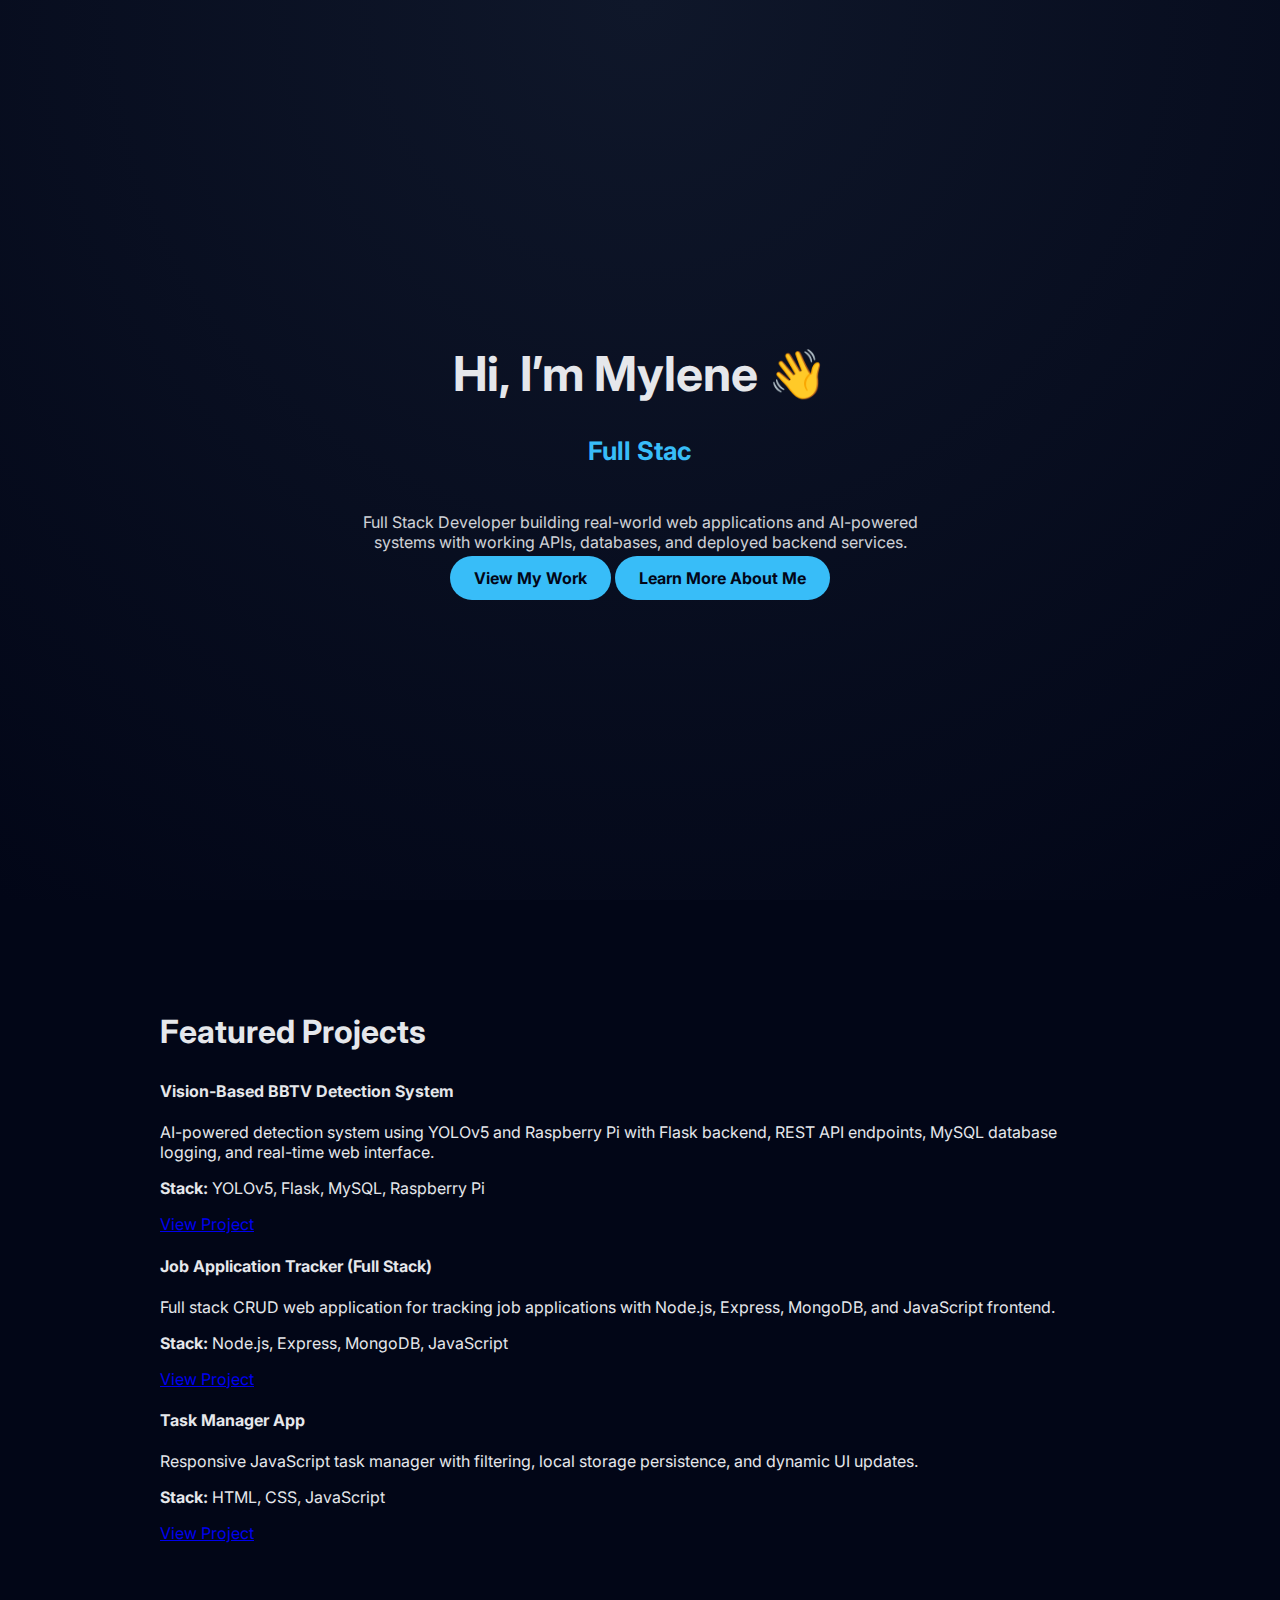
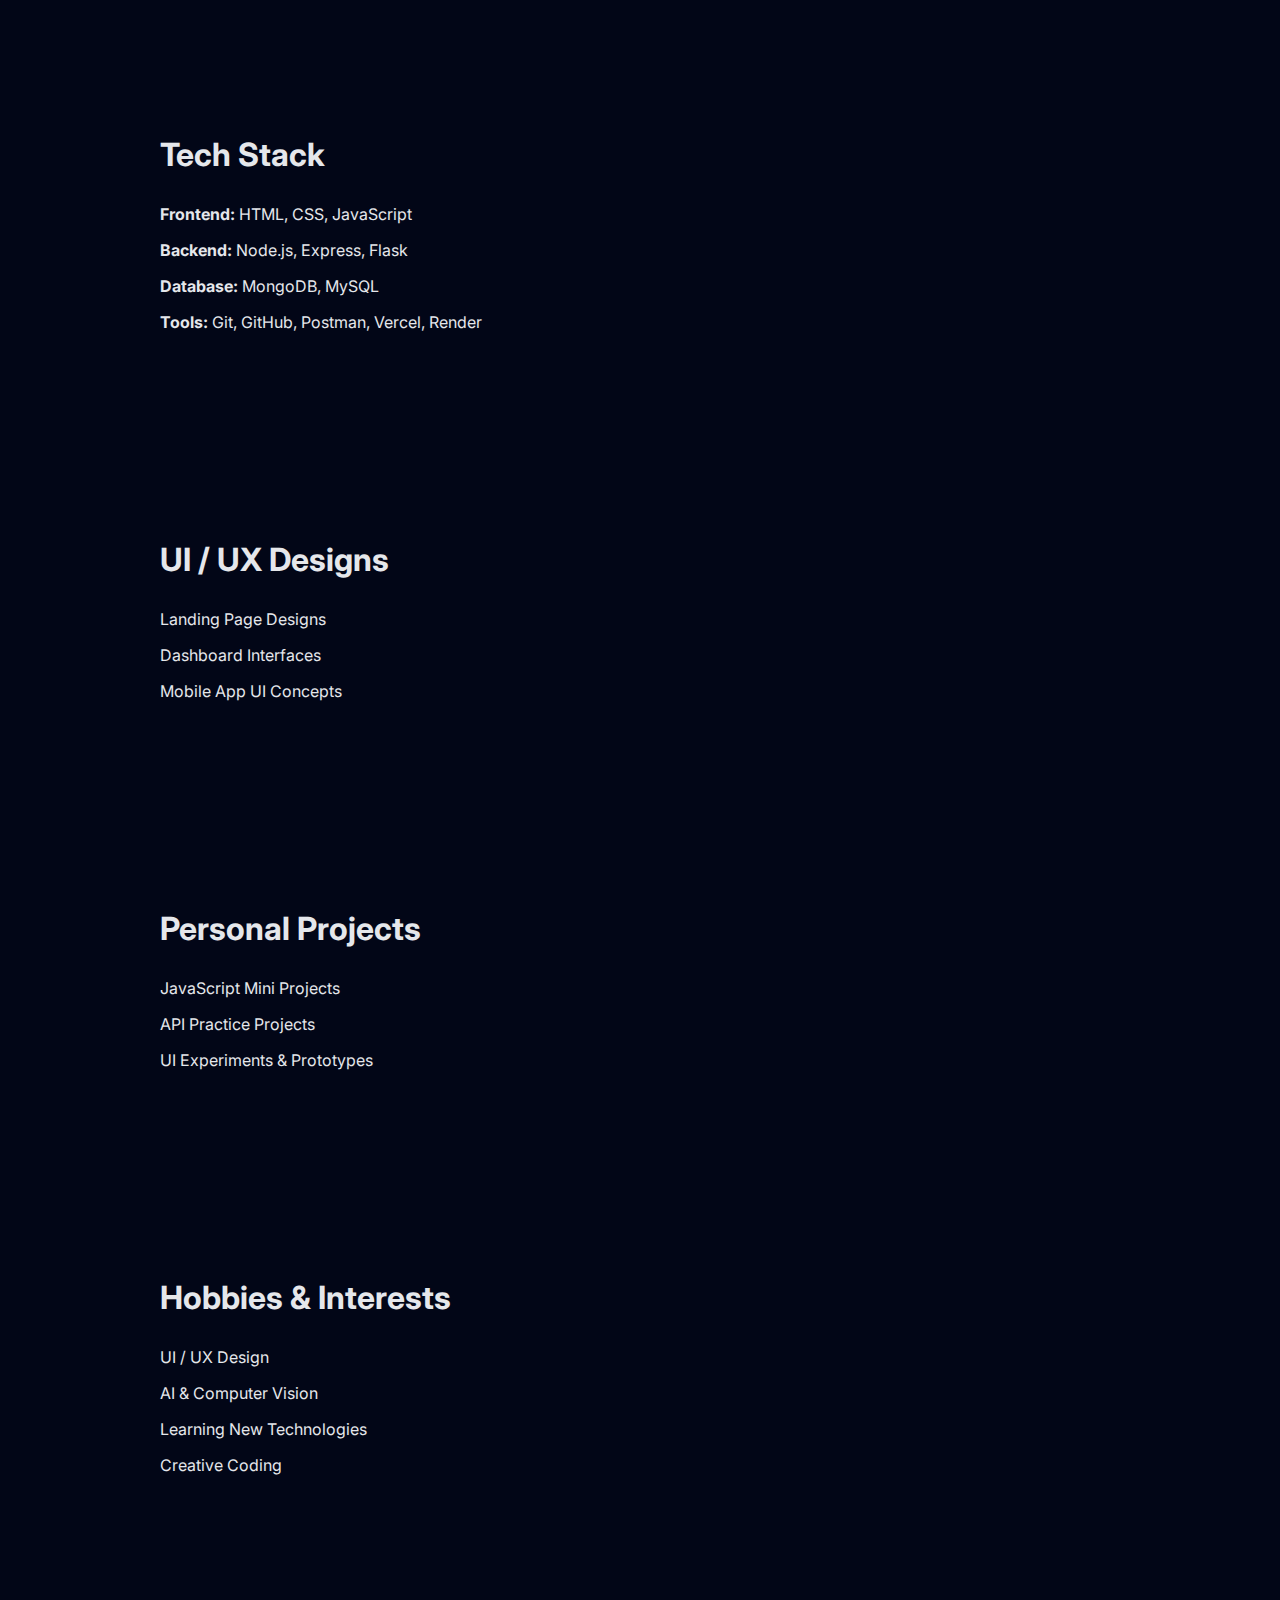
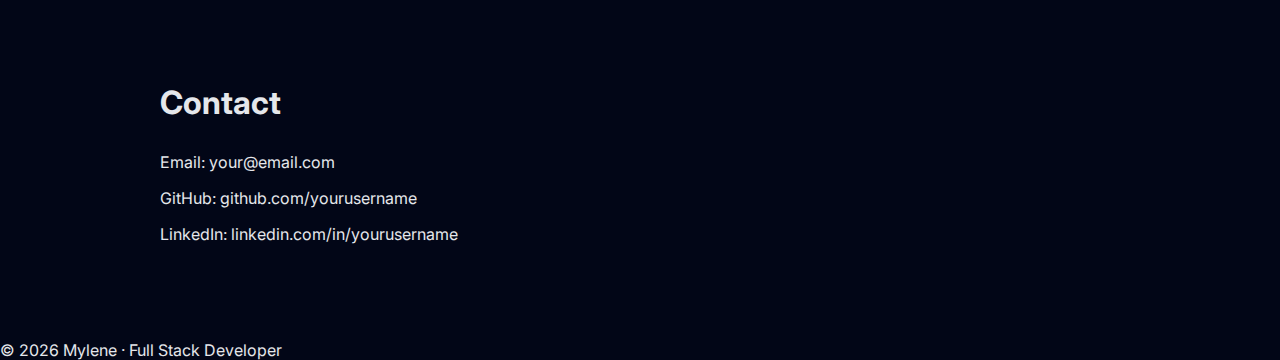
<file: INDEX.HTML>
<!DOCTYPE html>
<html lang="en">
<head>
  <meta charset="UTF-8" />
  <meta name="viewport" content="width=device-width, initial-scale=1.0" />
  <title>Mylene | Full Stack Developer</title>

  <link rel="stylesheet" href="style.css" />

  <!-- Google Font -->
  <link rel="preconnect" href="https://fonts.googleapis.com">
  <link rel="preconnect" href="https://fonts.gstatic.com" crossorigin>
  <link href="https://fonts.googleapis.com/css2?family=Inter:wght@300;400;600;700&display=swap" rel="stylesheet">
</head>

<body>

  <!-- HERO -->
  <header class="hero">
    <h1>Hi, I’m Mylene 👋</h1>
    <h2><span id="typing"></span></h2>

    <p>
      Full Stack Developer building real-world web applications
      and AI-powered systems with working APIs, databases,
      and deployed backend services.
    </p>

    <div class="hero-buttons">
      <a href="#projects" class="btn">View My Work</a>
      <a href="about.html" class="btn secondary">Learn More About Me</a>
    </div>
  </header>

  <!-- FEATURED PROJECTS -->
  <section class="projects" id="projects">
    <h3>Featured Projects</h3>

    <div class="project">
      <h4>Vision-Based BBTV Detection System</h4>
      <p>
        AI-powered detection system using YOLOv5 and Raspberry Pi with
        Flask backend, REST API endpoints, MySQL database logging,
        and real-time web interface.
      </p>
      <p><strong>Stack:</strong> YOLOv5, Flask, MySQL, Raspberry Pi</p>
      <a href="projects/bbtv.html" class="project-link">View Project</a>
    </div>

    <div class="project">
      <h4>Job Application Tracker (Full Stack)</h4>
      <p>
        Full stack CRUD web application for tracking job applications
        with Node.js, Express, MongoDB, and JavaScript frontend.
      </p>
      <p><strong>Stack:</strong> Node.js, Express, MongoDB, JavaScript</p>
      <a href="projects/job_app_tracker.html" class="project-link">View Project</a>
    </div>

    <div class="project">
      <h4>Task Manager App</h4>
      <p>
        Responsive JavaScript task manager with filtering,
        local storage persistence, and dynamic UI updates.
      </p>
      <p><strong>Stack:</strong> HTML, CSS, JavaScript</p>
      <a href="projects/task_manager.html" class="project-link">View Project</a>
    </div>

  </section>

  <!-- TECH STACK -->
  <section class="tech-stack">
    <h3>Tech Stack</h3>
    <div class="simple-list">
      <p><strong>Frontend:</strong> HTML, CSS, JavaScript</p>
      <p><strong>Backend:</strong> Node.js, Express, Flask</p>
      <p><strong>Database:</strong> MongoDB, MySQL</p>
      <p><strong>Tools:</strong> Git, GitHub, Postman, Vercel, Render</p>
    </div>
  </section>

  <!-- UI / UX DESIGNS -->
  <section class="designs">
    <h3>UI / UX Designs</h3>
    <div class="simple-list">
      <p>Landing Page Designs</p>
      <p>Dashboard Interfaces</p>
      <p>Mobile App UI Concepts</p>
    </div>
  </section>

  <!-- PERSONAL PROJECTS -->
  <section class="personal-projects">
    <h3>Personal Projects</h3>
    <div class="simple-list">
      <p>JavaScript Mini Projects</p>
      <p>API Practice Projects</p>
      <p>UI Experiments & Prototypes</p>
    </div>
  </section>

  <!-- HOBBIES -->
  <section class="hobbies">
    <h3>Hobbies & Interests</h3>
    <div class="simple-list">
      <p>UI / UX Design</p>
      <p>AI & Computer Vision</p>
      <p>Learning New Technologies</p>
      <p>Creative Coding</p>
    </div>
  </section>

  <!-- CONTACT -->
  <section class="contact">
    <h3>Contact</h3>
    <div class="simple-list">
      <p>Email: your@email.com</p>
      <p>GitHub: github.com/yourusername</p>
      <p>LinkedIn: linkedin.com/in/yourusername</p>
    </div>
  </section>

  <!-- FOOTER -->
  <footer>
    © 2026 Mylene · Full Stack Developer
  </footer>

  <script src="script.js"></script>
</body>
</html>
</file>
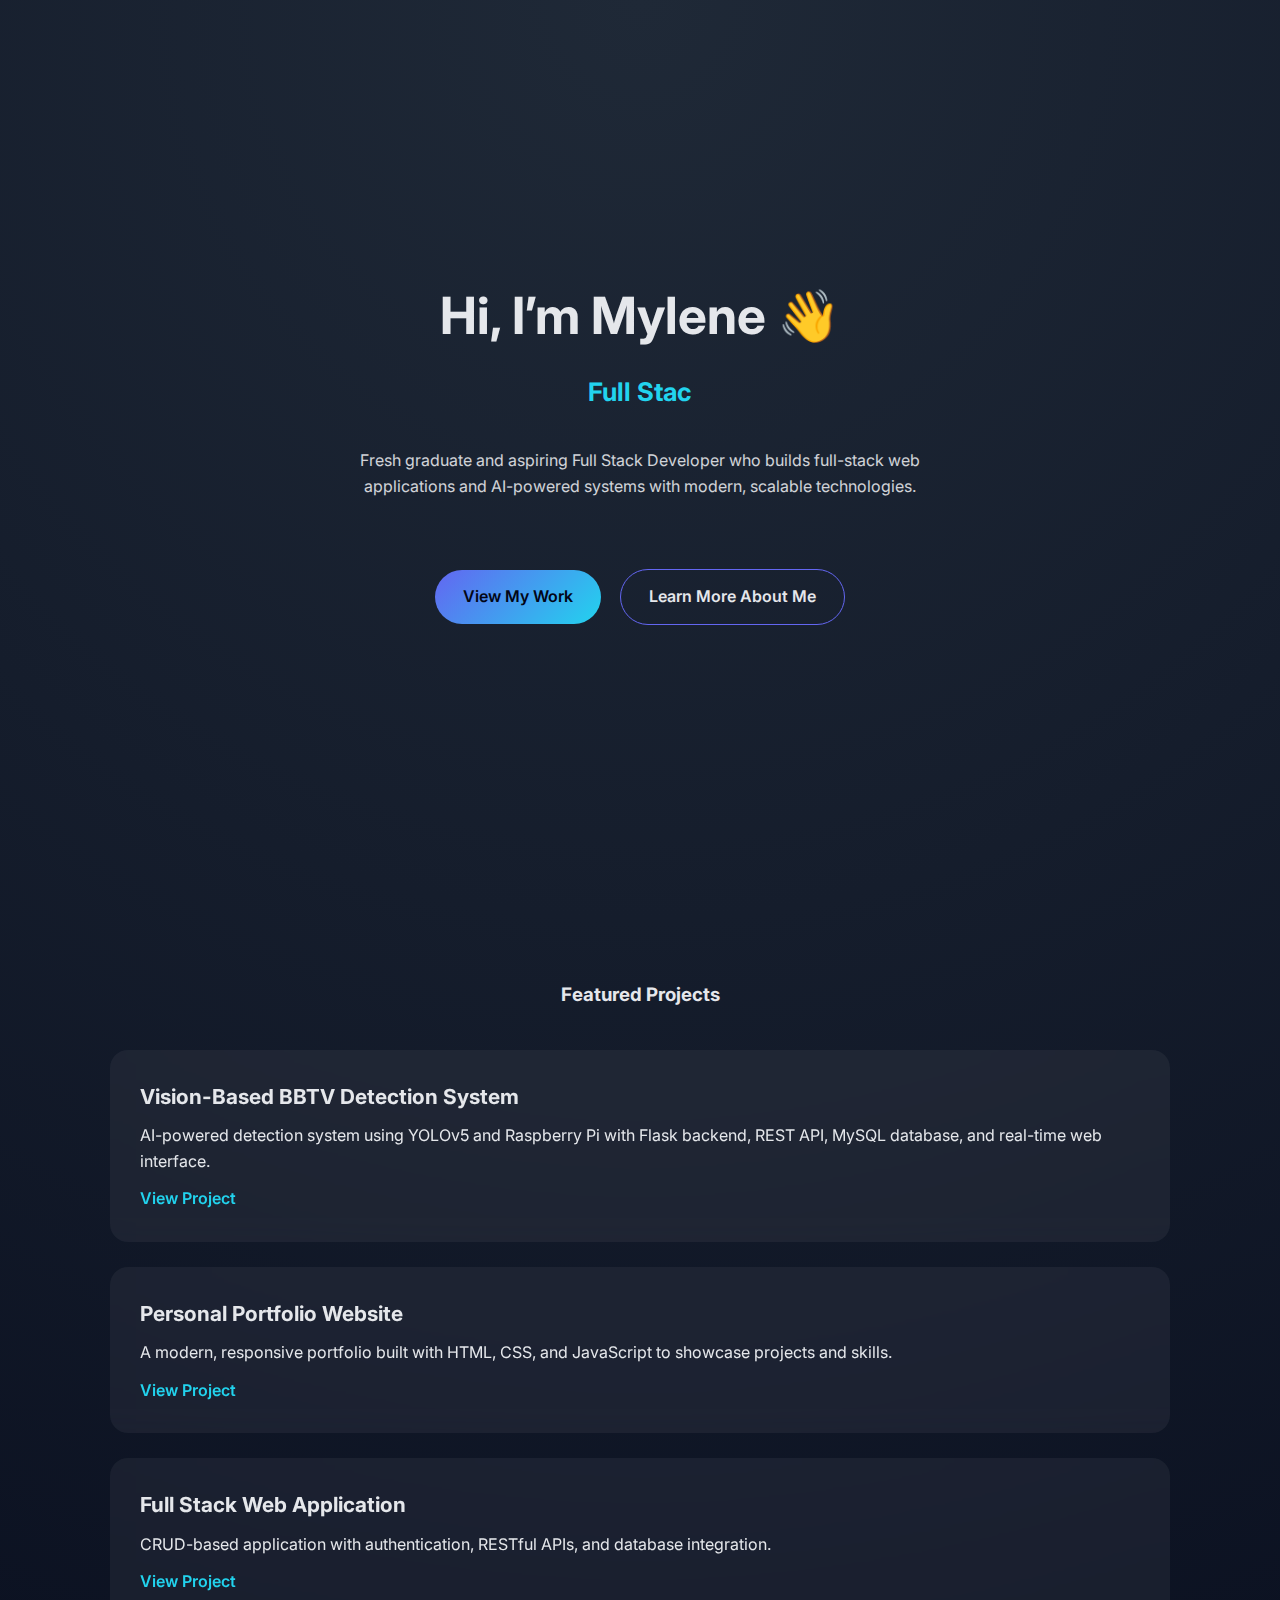
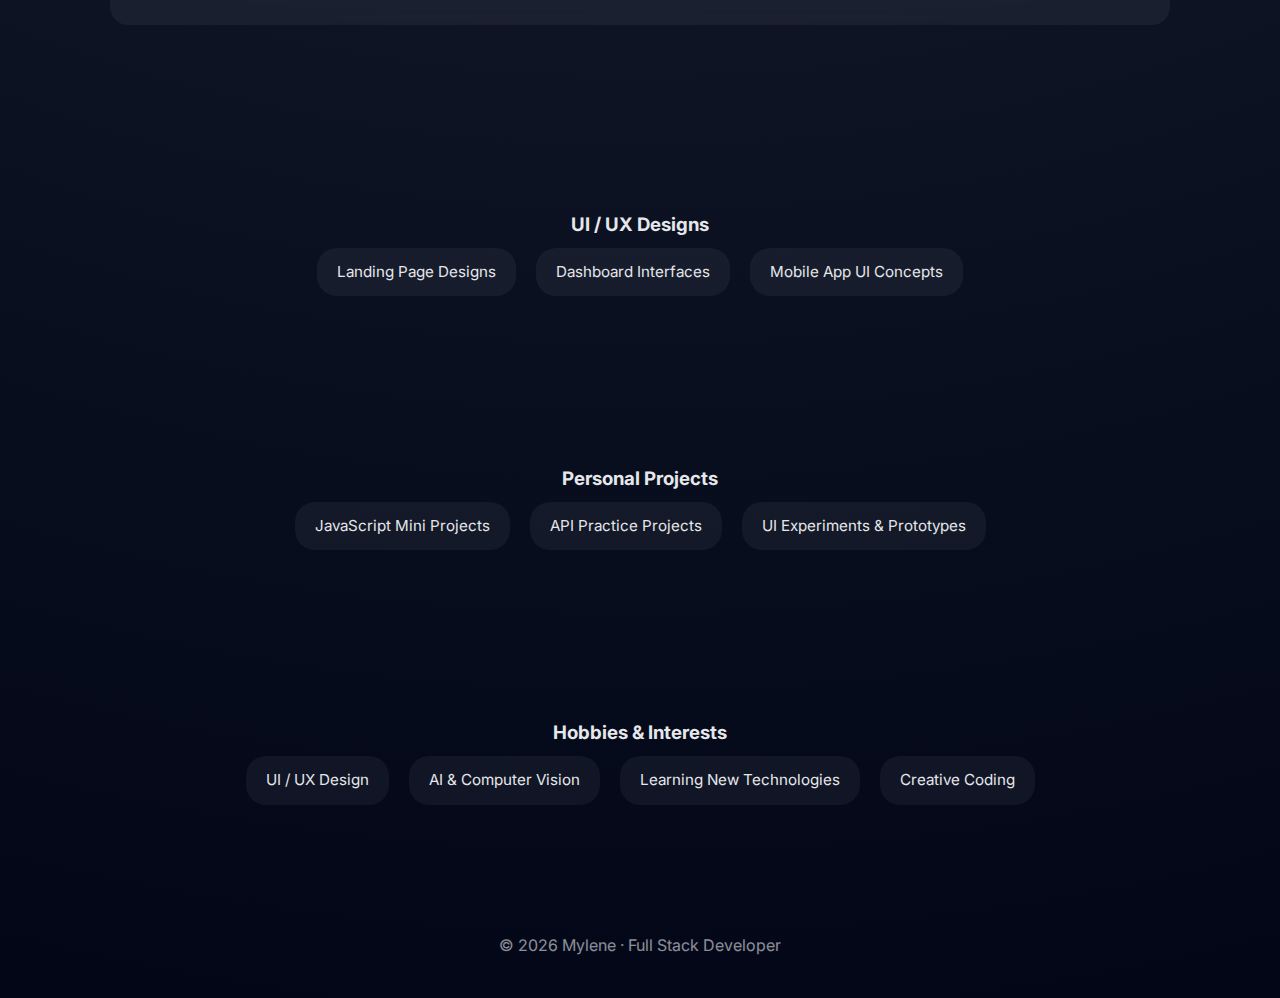
<file: projects/index.html>
<!DOCTYPE html>
<html lang="en">
<head>
  <meta charset="UTF-8" />
  <meta name="viewport" content="width=device-width, initial-scale=1.0" />
  <title>Mylene | Full Stack Developer</title>

  <link rel="stylesheet" href="style.css" />

  <!-- Google Font -->
  <link rel="preconnect" href="https://fonts.googleapis.com">
  <link rel="preconnect" href="https://fonts.gstatic.com" crossorigin>
  <link href="https://fonts.googleapis.com/css2?family=Inter:wght@300;400;600;700&display=swap" rel="stylesheet">
</head>
<body>

  <!-- HERO -->
  <header class="hero">
    <h1>Hi, I’m Mylene 👋</h1>
    <h2><span id="typing"></span></h2>

    <p>
      Fresh graduate and aspiring Full Stack Developer who builds
      full-stack web applications and AI-powered systems with modern,
      scalable technologies.
    </p>

    <div class="hero-buttons">
      <a href="#projects" class="btn">View My Work</a>
      <a href="about.html" class="btn secondary">Learn More About Me</a>
    </div>
  </header>

  <!-- FEATURED PROJECTS -->
  <section class="projects" id="projects">
    <h3>Featured Projects</h3>

    <div class="project">
      <h4>Vision-Based BBTV Detection System</h4>
      <p>
        AI-powered detection system using YOLOv5 and Raspberry Pi with
        Flask backend, REST API, MySQL database, and real-time web interface.
      </p>
      <a href="projects/bbtv.html" class="project-link">View Project</a>
    </div>

    <div class="project">
      <h4>Personal Portfolio Website</h4>
      <p>
        A modern, responsive portfolio built with HTML, CSS, and JavaScript
        to showcase projects and skills.
      </p>
      <a href="projects/portfolio.html" class="project-link">View Project</a>
    </div>

    <div class="project">
      <h4>Full Stack Web Application</h4>
      <p>
        CRUD-based application with authentication, RESTful APIs, and
        database integration.
      </p>
      <a href="projects/webapp.html" class="project-link">View Project</a>
    </div>
  </section>

  <!-- UI / UX DESIGNS -->
  <section class="designs">
    <h3>UI / UX Designs</h3>
    <div class="simple-list">
      <p>Landing Page Designs</p>
      <p>Dashboard Interfaces</p>
      <p>Mobile App UI Concepts</p>
    </div>
  </section>

  <!-- PERSONAL PROJECTS -->
  <section class="personal-projects">
    <h3>Personal Projects</h3>
    <div class="simple-list">
      <p>JavaScript Mini Projects</p>
      <p>API Practice Projects</p>
      <p>UI Experiments & Prototypes</p>
    </div>
  </section>

  <!-- HOBBIES -->
  <section class="hobbies">
    <h3>Hobbies & Interests</h3>
    <div class="simple-list">
      <p>UI / UX Design</p>
      <p>AI & Computer Vision</p>
      <p>Learning New Technologies</p>
      <p>Creative Coding</p>
    </div>
  </section>

  <!-- FOOTER -->
  <footer>
    © 2026 Mylene · Full Stack Developer
  </footer>

  <script src="script.js"></script>
</body>
</html>
</file>
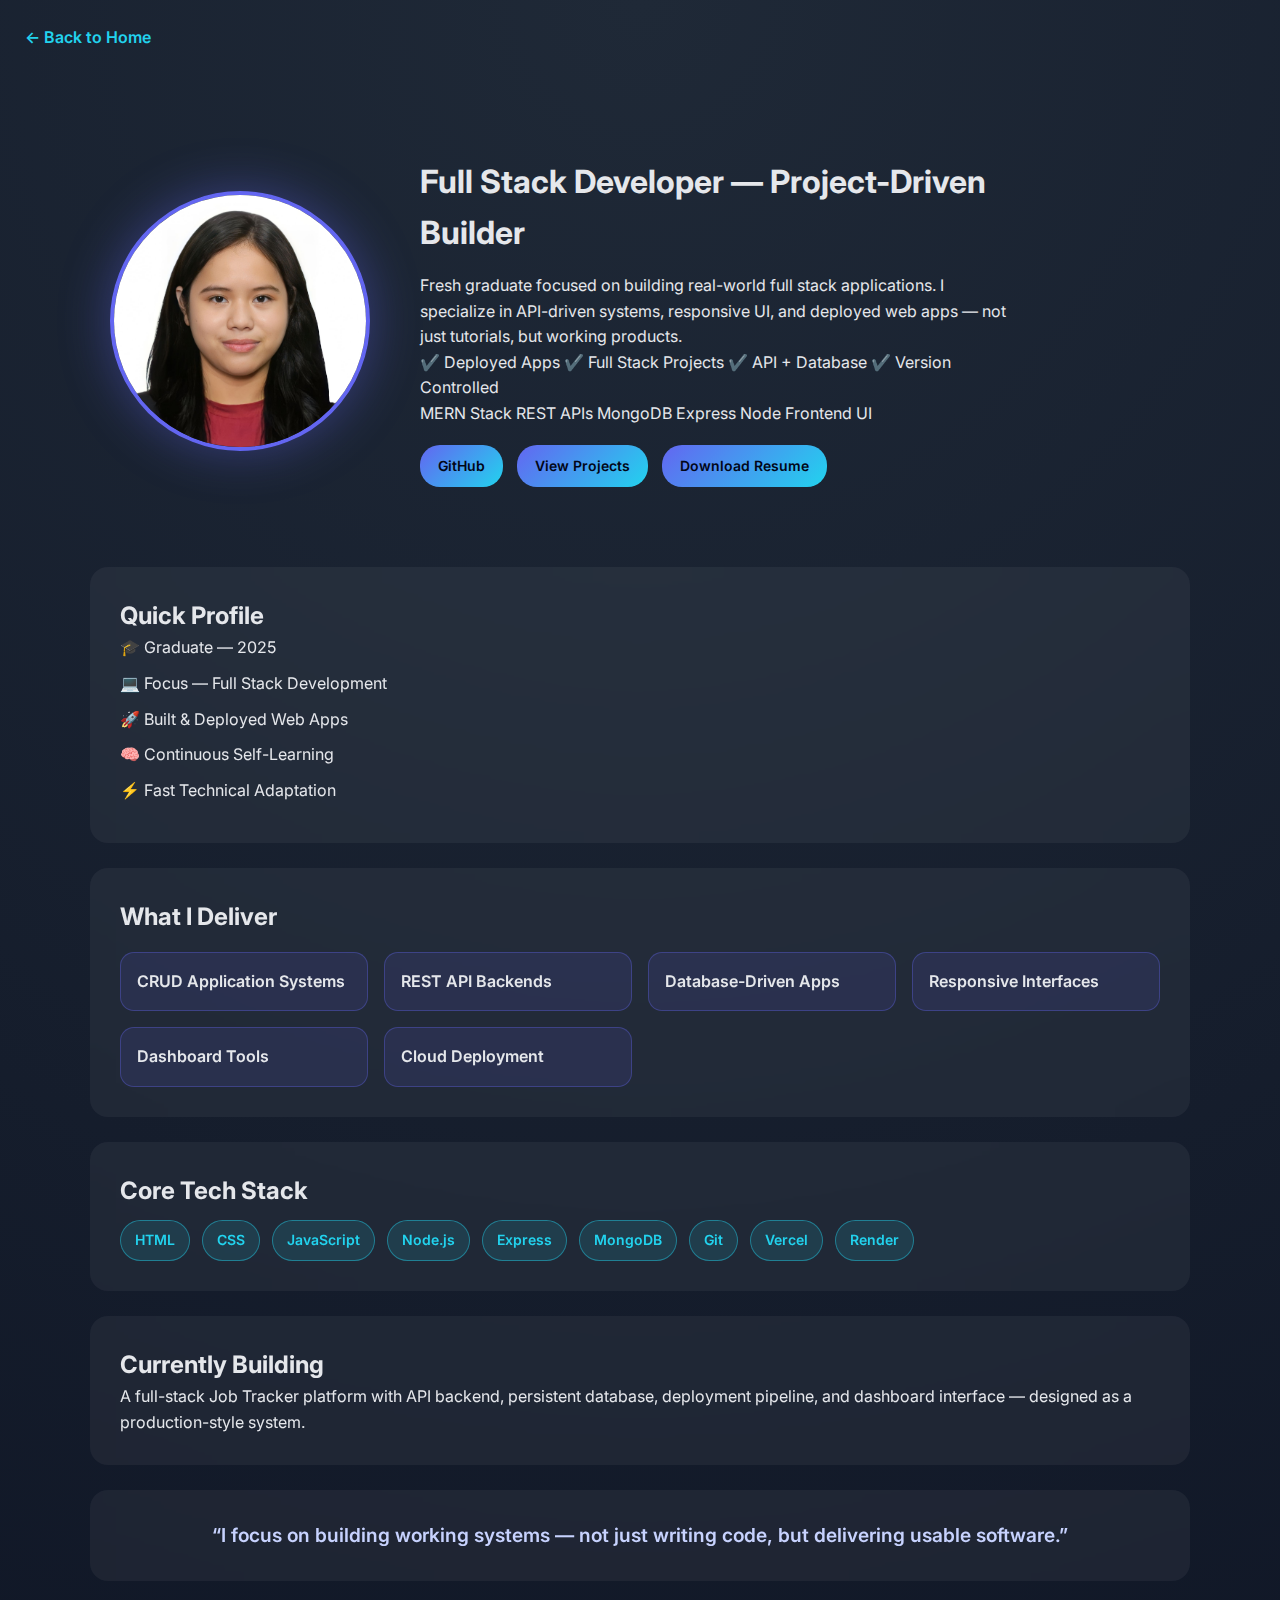
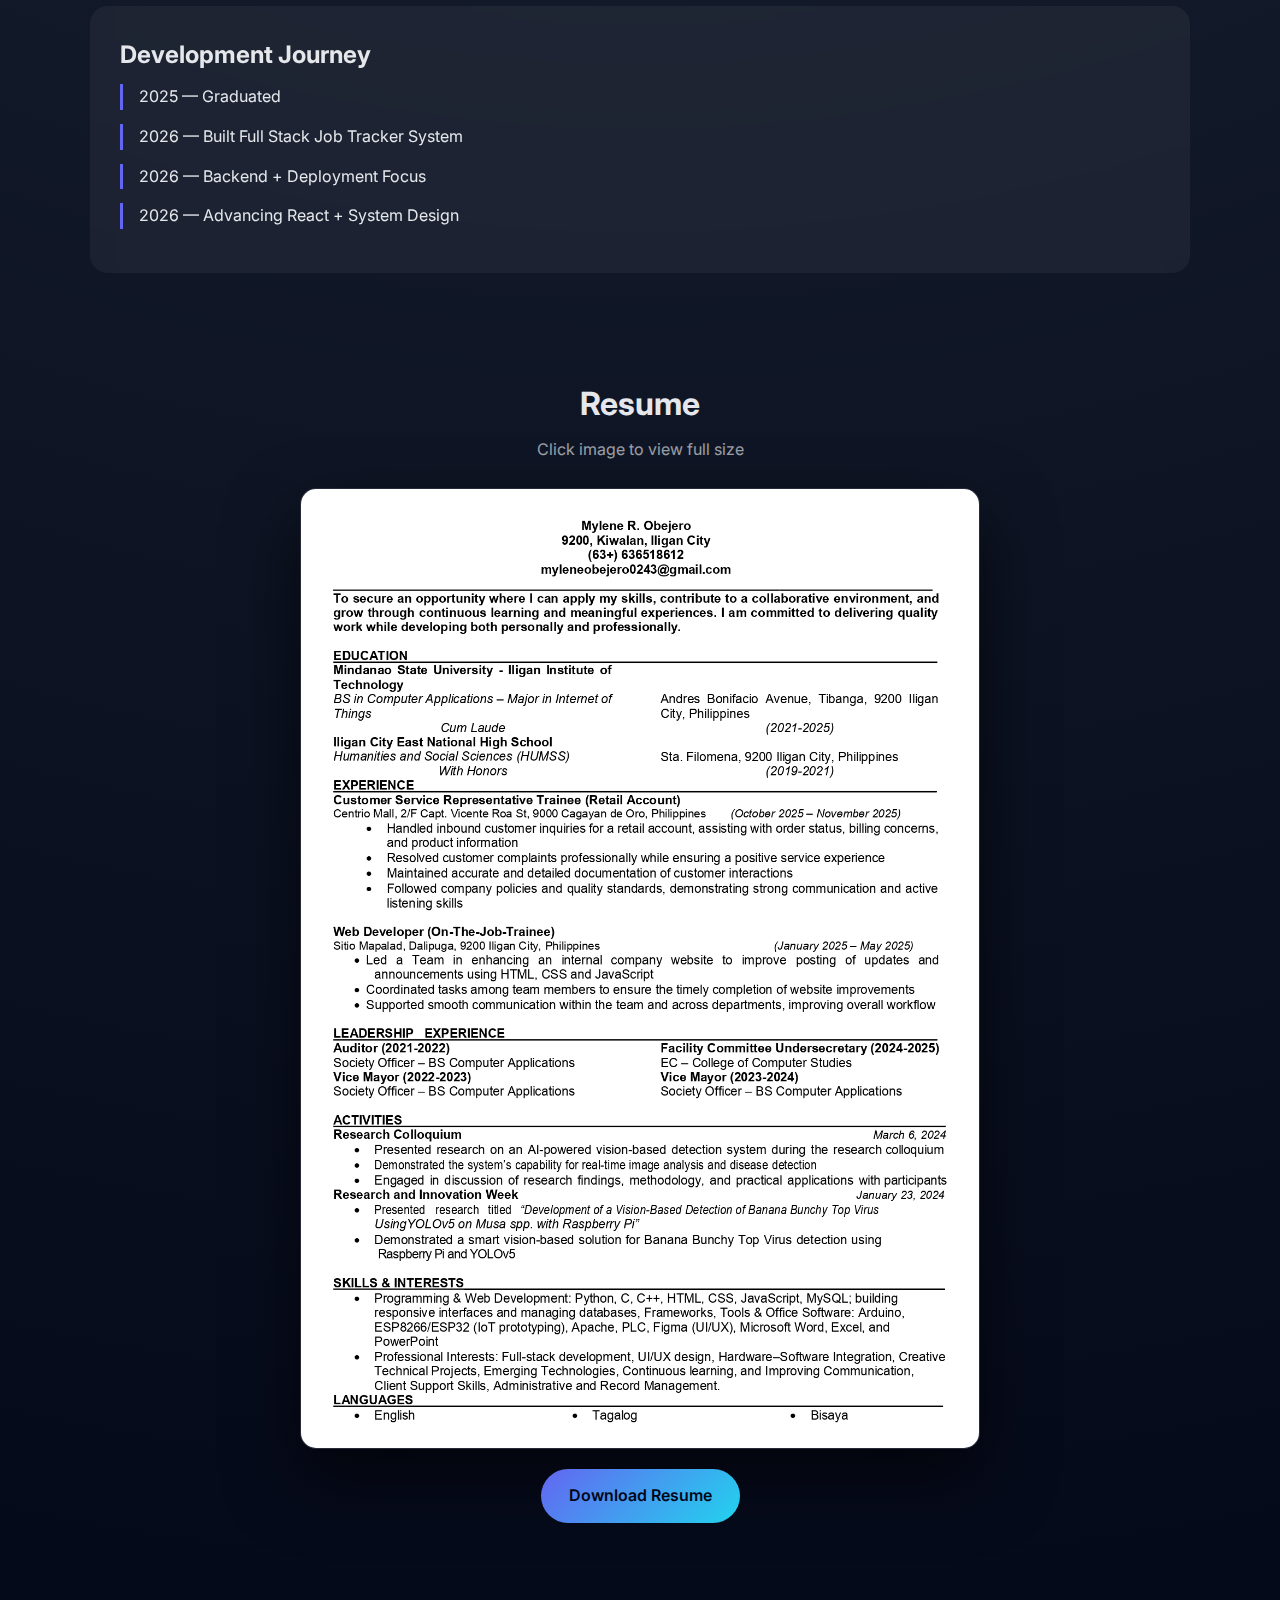
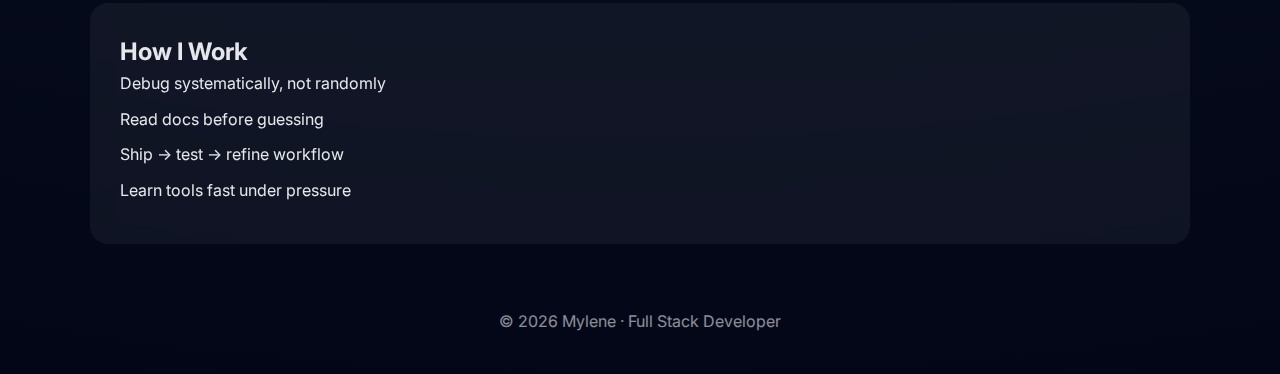
<file: about.html>
<!DOCTYPE html>
<html lang="en">
<head>
  <meta charset="UTF-8" />
  <meta name="viewport" content="width=device-width, initial-scale=1.0" />

  <title>About Me | Mylene</title>

  <link rel="stylesheet" href="about.css" />

  <!-- Google Font -->
  <link rel="preconnect" href="https://fonts.googleapis.com">
  <link rel="preconnect" href="https://fonts.gstatic.com" crossorigin>
  <link href="https://fonts.googleapis.com/css2?family=Inter:wght@300;400;600;700&display=swap" rel="stylesheet">
</head>

<body>

  <!-- NAVBAR -->
  <nav class="navbar">
    <a href="index.html" class="nav-link">← Back to Home</a>
  </nav>

  <!-- ABOUT HERO -->
  <section class="about-hero">

    <img src="assets/me.jpg" alt="Mylene Profile" class="profile-img">

    <div class="about-text">
      <h1>Full Stack Developer — Project-Driven Builder</h1>

      <p class="about-lead">
        Fresh graduate focused on building real-world full stack applications.
        I specialize in API-driven systems, responsive UI, and deployed web apps —
        not just tutorials, but working products.
      </p>

      <!-- credibility chips -->
      <div class="credibility">
        <span>✔️ Deployed Apps</span>
        <span>✔️ Full Stack Projects</span>
        <span>✔️ API + Database</span>
        <span>✔️ Version Controlled</span>
      </div>

      <!-- skill tags -->
      <div class="hero-tags">
        <span>MERN Stack</span>
        <span>REST APIs</span>
        <span>MongoDB</span>
        <span>Express</span>
        <span>Node</span>
        <span>Frontend UI</span>
      </div>

      <div class="about-links">
        <a href="https://github.com/yourgithub" target="_blank" class="btn-sm">GitHub</a>
        <a href="projects.html" class="btn-sm">View Projects</a>
        <a href="assets/OBEJERO CV.pdf" class="btn-sm" download>Download Resume</a>
      </div>

    </div>
  </section>

  <!-- QUICK STATS -->
  <section class="snapshot">
    <h2>Quick Profile</h2>
    <ul>
      <li>🎓 Graduate — 2025</li>
      <li>💻 Focus — Full Stack Development</li>
      <li>🚀 Built & Deployed Web Apps</li>
      <li>🧠 Continuous Self-Learning</li>
      <li>⚡ Fast Technical Adaptation</li>
    </ul>
  </section>

  <!-- WHAT I BUILD -->
  <section class="build-section">
    <h2>What I Deliver</h2>

    <div class="build-grid">
      <div>CRUD Application Systems</div>
      <div>REST API Backends</div>
      <div>Database-Driven Apps</div>
      <div>Responsive Interfaces</div>
      <div>Dashboard Tools</div>
      <div>Cloud Deployment</div>
    </div>
  </section>

  <!-- TECH STACK -->
  <section class="tech-stack">
    <h2>Core Tech Stack</h2>

    <div class="stack">
      <span>HTML</span>
      <span>CSS</span>
      <span>JavaScript</span>
      <span>Node.js</span>
      <span>Express</span>
      <span>MongoDB</span>
      <span>Git</span>
      <span>Vercel</span>
      <span>Render</span>
    </div>
  </section>

  <!-- CURRENT PROJECT -->
  <section class="now-building">
    <h2>Currently Building</h2>
    <p>
      A full-stack Job Tracker platform with API backend, persistent database,
      deployment pipeline, and dashboard interface — designed as a production-style system.
    </p>
  </section>

  <!-- DEV PHILOSOPHY -->
  <section class="philosophy">
    <blockquote>
      “I focus on building working systems — not just writing code,
      but delivering usable software.”
    </blockquote>
  </section>

  <!-- JOURNEY -->
  <section class="timeline">
    <h2>Development Journey</h2>
    <ul>
      <li>2025 — Graduated</li>
      <li>2026 — Built Full Stack Job Tracker System</li>
      <li>2026 — Backend + Deployment Focus</li>
      <li>2026 — Advancing React + System Design</li>
    </ul>
  </section>

  <!-- RESUME -->
  <section class="cv-section">
    <h2 class="cv-title">Resume</h2>
    <p class="cv-sub">Click image to view full size</p>

    <a href="assets/Obejero_CV.jpg" target="_blank" class="resume-frame">
      <img src="assets/Obejero_CV.jpg" alt="Mylene Resume">
    </a>

    <a href="assets/Obejero_CV.jpg" download class="btn">
      Download Resume
    </a>
  </section>

  <!-- WORK STYLE -->
  <section class="skills-soft">
    <h2>How I Work</h2>
    <ul>
      <li>Debug systematically, not randomly</li>
      <li>Read docs before guessing</li>
      <li>Ship → test → refine workflow</li>
      <li>Learn tools fast under pressure</li>
    </ul>
  </section>

  <footer>
    © 2026 Mylene · Full Stack Developer
  </footer>

</body>
</html>
</file>
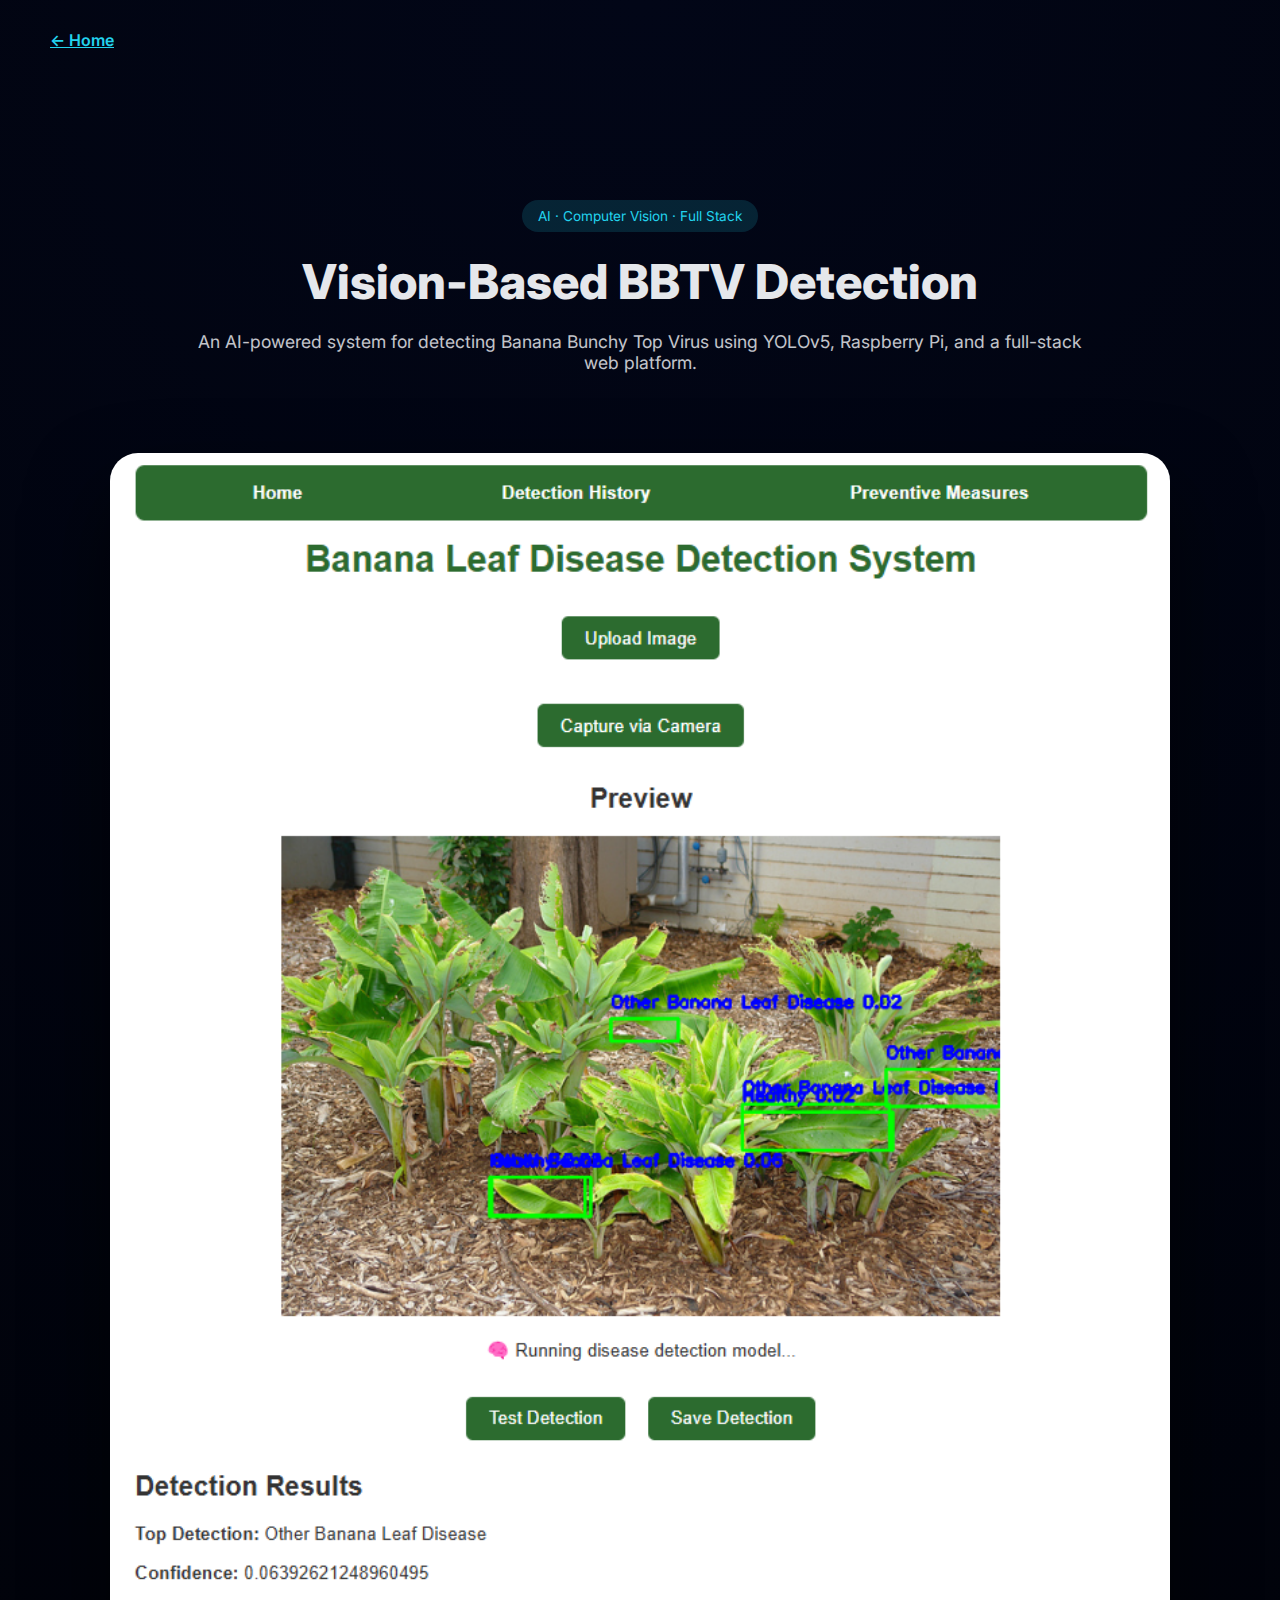
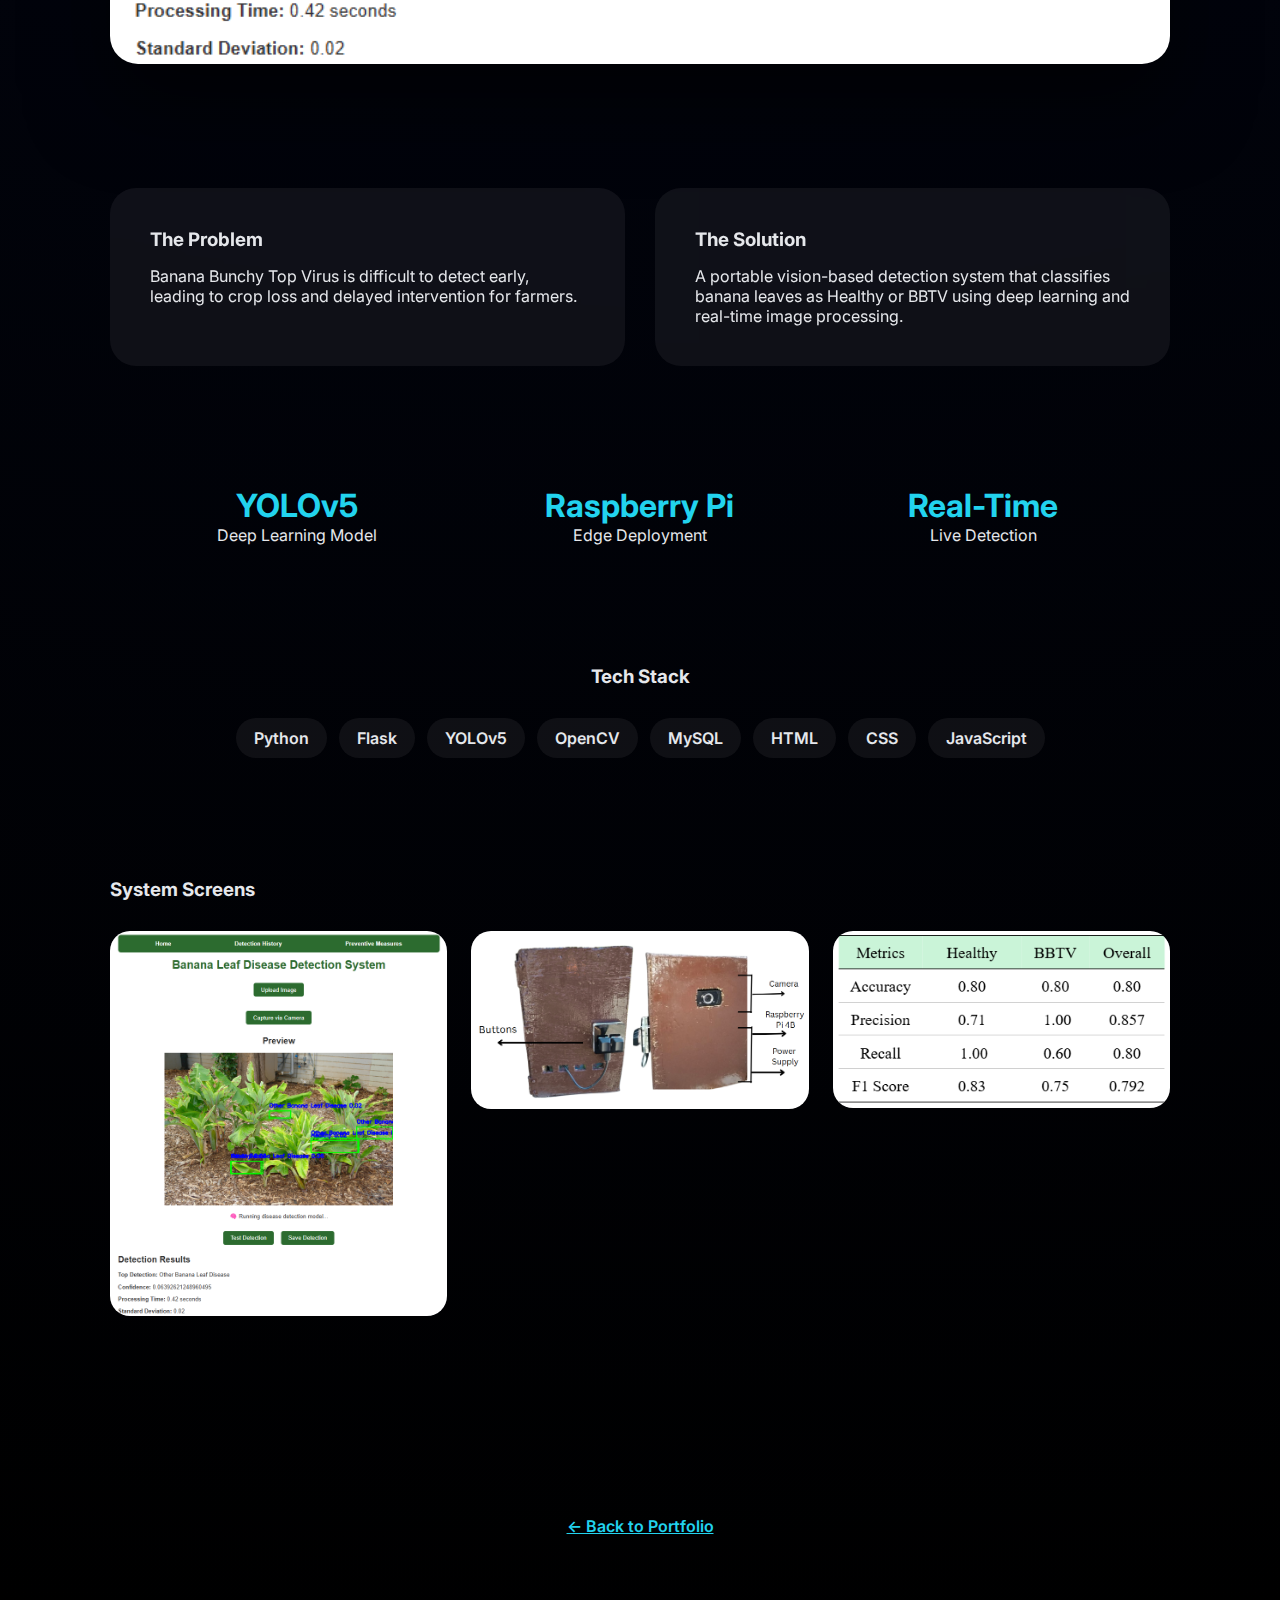
<file: projects/bbtv.html>
<!DOCTYPE html>
<html lang="en">
<head>
  <meta charset="UTF-8" />
  <meta name="viewport" content="width=device-width, initial-scale=1.0" />
  <title>BBTV Detection System | Mylene</title>

  <link rel="stylesheet" href="bbtv.css" />
  <link href="https://fonts.googleapis.com/css2?family=Inter:wght@300;400;600;700;800&display=swap" rel="stylesheet">
</head>
<body>

<!-- NAV -->
<nav class="navbar">
  <a href="index.html">← Home</a>
</nav>

<!-- HERO -->
<section class="bbtv-hero">
  <span class="tag">AI · Computer Vision · Full Stack</span>
  <h1>Vision-Based BBTV Detection</h1>
  <p>
    An AI-powered system for detecting Banana Bunchy Top Virus using
    YOLOv5, Raspberry Pi, and a full-stack web platform.
  </p>
</section>

<!-- PREVIEW -->
<section class="preview">
    <img src="../assets/bbtv-ui.png"  alt="BBTV System Preview">
</section>

<!-- PROBLEM / SOLUTION -->
<section class="split">
  <div class="glass">
    <h3>The Problem</h3>
    <p>
      Banana Bunchy Top Virus is difficult to detect early, leading to
      crop loss and delayed intervention for farmers.
    </p>
  </div>

  <div class="glass">
    <h3>The Solution</h3>
    <p>
      A portable vision-based detection system that classifies banana
      leaves as Healthy or BBTV using deep learning and real-time image
      processing.
    </p>
  </div>
</section>

<!-- METRICS -->
<section class="metrics">
  <div class="metric">
    <h2>YOLOv5</h2>
    <p>Deep Learning Model</p>
  </div>
  <div class="metric">
    <h2>Raspberry Pi</h2>
    <p>Edge Deployment</p>
  </div>
  <div class="metric">
    <h2>Real-Time</h2>
    <p>Live Detection</p>
  </div>
</section>

<!-- TECH STACK -->
<section class="tech">
  <h3>Tech Stack</h3>
  <div class="tech-list">

    <span class="tech-item" data-info="Main language used to train and run the detection model.">Python</span>

    <span class="tech-item" data-info="Backend API server that handles image uploads and predictions.">Flask</span>

    <span class="tech-item" data-info="Object detection model used to classify banana leaves.">YOLOv5</span>

    <span class="tech-item" data-info="Image processing and camera capture library.">OpenCV</span>

    <span class="tech-item" data-info="Stores detection logs and results.">MySQL</span>

    <span class="tech-item" data-info="Structure of the web dashboard.">HTML</span>

    <span class="tech-item" data-info="Styling and layout design.">CSS</span>

    <span class="tech-item" data-info="Frontend interaction and UI logic.">JavaScript</span>

  </div>
</section>


<!-- GALLERY -->
<section class="gallery">
  <h3>System Screens</h3>
  <div class="gallery-grid">
    <img src="../assets/bbtv-ui.png" alt="BBTV Web UI">
    <img src="../assets/prototype.png" alt="BBTV Prototype">
    <img src="../assets/results.png" alt="Detection Results">
  </div>
</section>


<!-- FOOTER -->
<footer>
  <a href="index.html" class="back">← Back to Portfolio</a>
</footer>

</body>
</html>
</file>
<file: style.css>
:root {
  --bg-dark: #020617;
  --bg-card: rgba(255, 255, 255, 0.08);
  --accent: #38bdf8;
  --text-light: #e5e7eb;
}

* {
  box-sizing: border-box;
  scroll-behavior: smooth;
}

body {
  margin: 0;
  font-family: "Inter", Arial, sans-serif;
  background: linear-gradient(120deg, #020617, #020617);
  color: var(--text-light);
}

/* HERO */
.hero {
  min-height: 100vh;
  padding: 80px 20px;
  text-align: center;
  background: radial-gradient(circle at top, #0f172a, #020617);
  display: flex;
  flex-direction: column;
  justify-content: center;
  align-items: center;
}

.hero h1 {
  font-size: 3rem;
  margin-bottom: 10px;
}

.hero h2 {
  font-size: 1.6rem;
  color: var(--accent);
  min-height: 40px;
}

.hero p {
  max-width: 600px;
  opacity: 0.9;
}

.btn {
  margin-top: 30px;
  padding: 12px 24px;
  background: var(--accent);
  color: #020617;
  text-decoration: none;
  font-weight: bold;
  border-radius: 30px;
  transition: transform 0.3s, box-shadow 0.3s;
}

.btn:hover {
  transform: translateY(-3px);
  box-shadow: 0 10px 30px rgba(56, 189, 248, 0.4);
}

/* SECTIONS */
section {
  padding: 80px 20px;
  max-width: 1000px;
  margin: auto;
}

h3 {
  font-size: 2rem;
  margin-bottom: 30px;
}

/* PROJECT CARD */
.project-card {
  background: var(--bg-card);
  backdrop-filter: blur(10px);
  border-radius: 16px;
  padding: 30px;
  transition: transform 0.4s, box-shadow 0.4s;
}

.project-card:hover {
  transform: translateY(-8px);
  box-shadow: 0 20px 40px rgba(0,0,0,0.4);
}

/* SKILLS */
.skills ul {
  list-style: none;
  padding: 0;
}

.skills li {
  display: inline-block;
  margin: 6px;
  padding: 10px 16px;
  background: rgba(255,255,255,0.12);
  border-radius: 20px;
  transition: background 0.3s;
}

.skills li:hover {
  background: var(--accent);
  color: #020617;
}

/* SCROLL ANIMATION */
.hidden {
  opacity: 0;
  transform: translateY(40px);
  transition: all 0.8s ease;
}

.show {
  opacity: 1;
  transform: translateY(0);
}
</file>
<file: projects/style.css>
/* =====================
   GLOBAL STYLES
===================== */
* {
  margin: 0;
  padding: 0;
  box-sizing: border-box;
}

body {
  font-family: 'Inter', sans-serif;
  background: radial-gradient(circle at top, #1f2937, #020617);
  color: #e5e7eb;
  line-height: 1.6;
}

a {
  text-decoration: none;
  color: inherit;
}

section {
  padding: 80px 20px;
  max-width: 1100px;
  margin: auto;
}

h1, h2, h3 {
  font-weight: 700;
}

/* =====================
   BUTTONS
===================== */
.btn {
  display: inline-block;
  margin-top: 20px;
  padding: 14px 28px;
  border-radius: 30px;
  background: linear-gradient(135deg, #6366f1, #22d3ee);
  color: #020617;
  font-weight: 600;
  transition: transform 0.3s, box-shadow 0.3s;
}

.btn:hover {
  transform: translateY(-4px);
  box-shadow: 0 15px 40px rgba(99, 102, 241, 0.35);
}

.btn.secondary {
  background: transparent;
  border: 1px solid #6366f1;
  color: #e5e7eb;
  margin-left: 15px;
}

/* =====================
   HERO (HOME)
===================== */
.hero {
  min-height: 100vh;
  display: flex;
  flex-direction: column;
  justify-content: center;
  text-align: center;
  padding: 40px 20px;
}

.hero h1 {
  font-size: 3.2rem;
}

.hero h2 {
  margin: 15px 0;
  font-size: 1.6rem;
  color: #22d3ee;
}

.hero p {
  max-width: 650px;
  margin: 20px auto;
  opacity: 0.9;
}

.hero-buttons {
  margin-top: 30px;
}

/* =====================
   PROJECTS
===================== */
.projects h3 {
  text-align: center;
  margin-bottom: 40px;
}

.project {
  background: rgba(255, 255, 255, 0.05);
  backdrop-filter: blur(10px);
  padding: 30px;
  border-radius: 18px;
  margin-bottom: 25px;
  transition: transform 0.3s, box-shadow 0.3s;
}

.project:hover {
  transform: translateY(-6px);
  box-shadow: 0 20px 40px rgba(0, 0, 0, 0.4);
}

.project h4 {
  font-size: 1.3rem;
  margin-bottom: 10px;
}

.project-link {
  display: inline-block;
  margin-top: 12px;
  color: #22d3ee;
  font-weight: 600;
}

/* =====================
   SIMPLE LIST SECTIONS
===================== */
.designs,
.personal-projects,
.hobbies {
  text-align: center;
}

.simple-list p {
  background: rgba(255, 255, 255, 0.05);
  display: inline-block;
  padding: 12px 20px;
  border-radius: 20px;
  margin: 8px;
  font-size: 0.95rem;
}

/* =====================
   NAVBAR (ABOUT)
===================== */
.navbar {
  padding: 25px;
}

.nav-link {
  font-weight: 600;
  color: #22d3ee;
}

/* =====================
   ABOUT HERO
===================== */
.about-hero {
  display: flex;
  align-items: center;
  gap: 50px;
  flex-wrap: wrap;
}

.profile-img {
  width: 260px;
  height: 260px;
  border-radius: 50%;
  object-fit: cover;
  border: 4px solid #6366f1;
  box-shadow: 0 0 50px rgba(99, 102, 241, 0.4);
}

.about-text {
  max-width: 600px;
}

.about-text h1 {
  margin-bottom: 15px;
}

/* =====================
   CV SECTION
===================== */
.cv-section {
  text-align: center;
}

.cv-container {
  margin: 30px auto;
  width: 100%;
  max-width: 800px;
  height: 500px;
  border-radius: 20px;
  overflow: hidden;
  box-shadow: 0 20px 40px rgba(0, 0, 0, 0.4);
}

.cv-container iframe {
  width: 100%;
  height: 100%;
  border: none;
}

/* =====================
   GALLERY
===================== */
.gallery {
  text-align: center;
}

.gallery-grid {
  display: grid;
  grid-template-columns: repeat(auto-fit, minmax(220px, 1fr));
  gap: 20px;
  margin-top: 30px;
}

.gallery-grid img {
  width: 100%;
  border-radius: 16px;
  transition: transform 0.3s, box-shadow 0.3s;
}

.gallery-grid img:hover {
  transform: scale(1.05);
  box-shadow: 0 20px 40px rgba(0, 0, 0, 0.4);
}

/* =====================
   FOOTER
===================== */
footer {
  text-align: center;
  padding: 40px 20px;
  opacity: 0.6;
}

/* =====================
   RESPONSIVE
===================== */
@media (max-width: 768px) {
  .hero h1 {
    font-size: 2.5rem;
  }

  .about-hero {
    flex-direction: column;
    text-align: center;
  }
  
}
</file>
<file: about.css>
/* =====================
   GLOBAL STYLES
===================== */

* {
  margin: 0;
  padding: 0;
  box-sizing: border-box;
}

body {
  font-family: 'Inter', sans-serif;
  background: radial-gradient(circle at top, #1f2937, #020617);
  color: #e5e7eb;
  line-height: 1.6;
}

a {
  text-decoration: none;
  color: inherit;
}

section {
  padding: 80px 20px;
  max-width: 1100px;
  margin: auto;
}

h1, h2, h3 {
  font-weight: 700;
}

/* =====================
   BUTTONS
===================== */

.btn {
  display: inline-block;
  margin-top: 20px;
  padding: 14px 28px;
  border-radius: 30px;
  background: linear-gradient(135deg, #6366f1, #22d3ee);
  color: #020617;
  font-weight: 600;
  transition: transform 0.3s, box-shadow 0.3s;
}

.btn:hover {
  transform: translateY(-4px);
  box-shadow: 0 15px 40px rgba(99, 102, 241, 0.35);
}

.btn.secondary {
  background: transparent;
  border: 1px solid #6366f1;
  color: #e5e7eb;
  margin-left: 15px;
}

.btn-sm {
  display: inline-block;
  padding: 10px 18px;
  border-radius: 20px;
  background: linear-gradient(135deg, #6366f1, #22d3ee);
  color: #020617;
  font-weight: 600;
  font-size: 14px;
  margin-right: 10px;
  transition: 0.25s;
}

.btn-sm:hover {
  transform: translateY(-3px);
  box-shadow: 0 10px 25px rgba(99, 102, 241, 0.35);
}

/* =====================
   HERO (HOME)
===================== */

.hero {
  min-height: 100vh;
  display: flex;
  flex-direction: column;
  justify-content: center;
  text-align: center;
  padding: 40px 20px;
}

.hero h1 {
  font-size: 3.2rem;
}

.hero h2 {
  margin: 15px 0;
  font-size: 1.6rem;
  color: #22d3ee;
}

.hero p {
  max-width: 650px;
  margin: 20px auto;
  opacity: 0.9;
}

.hero-buttons {
  margin-top: 30px;
}

/* =====================
   PROJECTS
===================== */

.projects h3 {
  text-align: center;
  margin-bottom: 40px;
}

.project {
  background: rgba(255, 255, 255, 0.05);
  backdrop-filter: blur(10px);
  padding: 30px;
  border-radius: 18px;
  margin-bottom: 25px;
  transition: transform 0.3s, box-shadow 0.3s;
}

.project:hover {
  transform: translateY(-6px);
  box-shadow: 0 20px 40px rgba(0, 0, 0, 0.4);
}

.project h4 {
  font-size: 1.3rem;
  margin-bottom: 10px;
}

.project-link {
  display: inline-block;
  margin-top: 12px;
  color: #22d3ee;
  font-weight: 600;
}

/* =====================
   SIMPLE LIST SECTIONS
===================== */

.designs,
.personal-projects,
.hobbies {
  text-align: center;
}

.simple-list p {
  background: rgba(255, 255, 255, 0.05);
  display: inline-block;
  padding: 12px 20px;
  border-radius: 20px;
  margin: 8px;
  font-size: 0.95rem;
}

/* =====================
   NAVBAR (ABOUT)
===================== */

.navbar {
  padding: 25px;
}

.nav-link {
  font-weight: 600;
  color: #22d3ee;
}

/* =====================
   ABOUT HERO
===================== */

.about-hero {
  display: flex;
  align-items: center;
  gap: 50px;
  flex-wrap: wrap;
}

.profile-img {
  width: 260px;
  height: 260px;
  border-radius: 50%;
  object-fit: cover;
  border: 4px solid #6366f1;
  box-shadow: 0 0 50px rgba(99, 102, 241, 0.4);
}

.about-text {
  max-width: 600px;
}

.about-text h1 {
  margin-bottom: 15px;
}

.about-links {
  margin-top: 18px;
}

/* =====================
   CV SECTION
===================== */

.cv-section {
  text-align: center;
}

.cv-container {
  margin: 30px auto;
  width: 100%;
  max-width: 800px;
  height: 500px;
  border-radius: 20px;
  overflow: hidden;
  box-shadow: 0 20px 40px rgba(0, 0, 0, 0.4);
}

.cv-container iframe {
  width: 100%;
  height: 100%;
  border: none;
}

/* =====================
   GALLERY
===================== */

.gallery {
  text-align: center;
}

.gallery-grid {
  display: grid;
  grid-template-columns: repeat(auto-fit, minmax(220px, 1fr));
  gap: 20px;
  margin-top: 30px;
}

.gallery-grid img {
  width: 100%;
  border-radius: 16px;
  transition: transform 0.3s, box-shadow 0.3s;
}

.gallery-grid img:hover {
  transform: scale(1.05);
  box-shadow: 0 20px 40px rgba(0, 0, 0, 0.4);
}

/* =====================
   ABOUT — MODERN SECTIONS
===================== */

.snapshot,
.build-section,
.tech-stack,
.now-building,
.timeline,
.skills-soft,
.philosophy {
  background: rgba(255, 255, 255, 0.05);
  backdrop-filter: blur(10px);
  padding: 30px;
  border-radius: 18px;
  margin-bottom: 25px;
  transition: transform 0.3s, box-shadow 0.3s;
}

.snapshot:hover,
.build-section:hover,
.tech-stack:hover,
.now-building:hover,
.timeline:hover,
.skills-soft:hover,
.philosophy:hover {
  transform: translateY(-6px);
  box-shadow: 0 20px 40px rgba(0, 0, 0, 0.45);
}

/* SNAPSHOT */

.snapshot ul {
  list-style: none;
}

.snapshot li {
  margin-bottom: 10px;
}

/* BUILD GRID */

.build-grid {
  display: grid;
  grid-template-columns: repeat(auto-fit, minmax(220px, 1fr));
  gap: 16px;
  margin-top: 15px;
}

.build-grid div {
  padding: 16px;
  border-radius: 14px;
  background: rgba(99, 102, 241, 0.12);
  border: 1px solid rgba(99, 102, 241, 0.35);
  font-weight: 600;
  transition: 0.25s;
}

.build-grid div:hover {
  background: rgba(34, 211, 238, 0.18);
  transform: translateY(-4px);
}

/* TECH STACK */

.stack {
  display: flex;
  flex-wrap: wrap;
  gap: 12px;
  margin-top: 10px;
}

.stack span {
  padding: 8px 14px;
  border-radius: 999px;
  font-weight: 600;
  font-size: 14px;
  background: rgba(34, 211, 238, 0.12);
  border: 1px solid rgba(34, 211, 238, 0.45);
  color: #22d3ee;
  transition: all 0.25s;
}

.stack span:hover {
  background: linear-gradient(135deg, #6366f1, #22d3ee);
  color: #020617;
  transform: translateY(-3px);
}

/* TIMELINE */

.timeline ul {
  list-style: none;
  margin-top: 10px;
}

.timeline li {
  margin-bottom: 14px;
  padding-left: 16px;
  border-left: 3px solid #6366f1;
}

/* PHILOSOPHY */

.philosophy blockquote {
  font-size: 1.2rem;
  font-weight: 600;
  text-align: center;
  color: #c7d2fe;
}

/* WORK STYLE */

.skills-soft ul {
  list-style: none;
}

.skills-soft li {
  margin-bottom: 10px;
}

/* =====================
   FOOTER
===================== */

footer {
  text-align: center;
  padding: 40px 20px;
  opacity: 0.6;
}

/* =====================
   RESPONSIVE
===================== */

@media (max-width: 768px) {
  .hero h1 {
    font-size: 2.5rem;
  }

  .about-hero {
    flex-direction: column;
    text-align: center;
  }
}

/* =====================
   RESUME — PRO CARD LAYOUT
===================== */

.cv-section {
  text-align: center;
}

.cv-title {
  margin-bottom: 40px;
  font-size: 2rem;
}

/* Card container */

.resume-card {
  display: grid;
  grid-template-columns: 380px 1fr;
  gap: 40px;

  background: rgba(255,255,255,0.06);
  backdrop-filter: blur(14px);

  border-radius: 22px;
  padding: 40px;

  box-shadow: 0 30px 60px rgba(0,0,0,0.45);
}

/* Left panel */

.resume-info {
  text-align: left;
}

.resume-info h3 {
  margin-bottom: 18px;
  color: #22d3ee;
}

/* Fix ugly bullets */

.resume-list {
  list-style: none;
  margin-bottom: 25px;
}

.resume-list li {
  margin-bottom: 10px;
  padding-left: 22px;
  position: relative;
  opacity: 0.9;
}

.resume-list li::before {
  content: "◆";
  position: absolute;
  left: 0;
  color: #6366f1;
}

/* Resume version text */

.resume-version {
  margin-top: 14px;
  font-size: 0.9rem;
  opacity: 0.6;
}

/* Right panel preview */

.resume-preview {
  border-radius: 16px;
  overflow: hidden;
  background: #020617;
  border: 1px solid rgba(255,255,255,0.12);
}

.resume-preview iframe {
  width: 100%;
  height: 520px;
  border: none;
}

/* Hover depth */

.resume-card:hover {
  transform: translateY(-6px);
  transition: 0.3s;
  box-shadow: 0 40px 80px rgba(0,0,0,0.6);
}

/* Responsive */

@media (max-width: 900px) {
  .resume-card {
    grid-template-columns: 1fr;
  }

  .resume-info {
    text-align: center;
  }
}
/* =====================
   RESUME IMAGE DISPLAY
===================== */

.cv-section {
  text-align: center;
}

.cv-title {
  font-size: 2rem;
  margin-bottom: 8px;
}

.cv-sub {
  opacity: 0.65;
  margin-bottom: 26px;
}

/* frame */

.resume-frame {
  display: block;
  max-width: 680px;
  margin: auto;

  border-radius: 16px;
  overflow: hidden;

  background: #020617;
  border: 1px solid rgba(255,255,255,0.15);

  box-shadow: 0 30px 70px rgba(0,0,0,0.65);

  transition: transform 0.25s ease, box-shadow 0.25s ease;
}

.resume-frame img {
  width: 100%;
  display: block;
}

/* subtle hover lift */

.resume-frame:hover {
  transform: translateY(-5px);
  box-shadow: 0 45px 100px rgba(0,0,0,0.8);
}
</file>
<file: projects/bbtv.css>
* {
  margin: 0;
  padding: 0;
  box-sizing: border-box;
}

body {
  font-family: 'Inter', sans-serif;
  background: radial-gradient(circle at top, #020617, #000);
  color: #e5e7eb;
}

/* NAV */
.navbar {
  padding: 30px 50px;
}

.navbar a {
  color: #22d3ee;
  font-weight: 600;
}

/* HERO */
.bbtv-hero {
  max-width: 900px;
  margin: 120px auto 80px;
  text-align: center;
}

.tag {
  display: inline-block;
  background: rgba(34, 211, 238, 0.15);
  color: #22d3ee;
  padding: 8px 16px;
  border-radius: 20px;
  font-size: 0.85rem;
  margin-bottom: 20px;
}

.bbtv-hero h1 {
  font-size: 3rem;
  font-weight: 800;
  margin-bottom: 20px;
}

.bbtv-hero p {
  font-size: 1.1rem;
  opacity: 0.85;
}

/* PREVIEW */
.preview {
  max-width: 1100px;
  margin: auto;
  padding: 0 20px;
}

.preview img {
  width: 100%;
  border-radius: 28px;
  box-shadow: 0 40px 80px rgba(0,0,0,0.6);
}

/* SPLIT */
.split {
  display: grid;
  grid-template-columns: repeat(auto-fit, minmax(280px, 1fr));
  gap: 30px;
  max-width: 1100px;
  margin: 120px auto;
  padding: 0 20px;
}

.glass {
  background: rgba(255,255,255,0.06);
  backdrop-filter: blur(16px);
  padding: 40px;
  border-radius: 26px;
}

.glass h3 {
  margin-bottom: 15px;
}

/* METRICS */
.metrics {
  display: grid;
  grid-template-columns: repeat(auto-fit, minmax(200px, 1fr));
  gap: 30px;
  max-width: 1000px;
  margin: 120px auto;
}

.metric {
  text-align: center;
}

.metric h2 {
  font-size: 2rem;
  color: #22d3ee;
}

/* TECH */
.tech {
  text-align: center;
  margin: 120px auto;
}

.tech-list {
  display: flex;
  flex-wrap: wrap;
  justify-content: center;
  gap: 14px;
  margin-top: 30px;
}

.tech-list span {
  background: rgba(255,255,255,0.06);
  padding: 10px 18px;
  border-radius: 20px;
  font-weight: 600;
}

/* GALLERY */
.gallery {
  max-width: 1100px;
  margin: 120px auto;
  padding: 0 20px;
}

.gallery-grid {
  display: grid;
  grid-template-columns: repeat(auto-fit, minmax(260px, 1fr));
  gap: 24px;
  margin-top: 30px;
}

.gallery-grid img {
  width: 100%;
  border-radius: 20px;
}

/* FOOTER */
footer {
  text-align: center;
  padding: 80px 20px;
}

.back {
  color: #22d3ee;
  font-weight: 600;
}
.tech-list {
  display: flex;
  flex-wrap: wrap;
  gap: 12px;
}

.tech-item {
  position: relative;
  padding: 8px 14px;
  border-radius: 20px;
  background: rgba(255,255,255,0.12);
  cursor: pointer;
  transition: transform 0.2s ease;
}

.tech-item:hover {
  transform: translateY(-3px);
}

/* Tooltip */
.tech-item::after {
  content: attr(data-info);
  position: absolute;
  bottom: 130%;
  left: 50%;
  transform: translateX(-50%);
  width: 220px;
  padding: 10px;
  border-radius: 10px;
  background: #111;
  color: white;
  font-size: 13px;
  opacity: 0;
  pointer-events: none;
  transition: 0.2s ease;
}

.tech-item:hover::after {
  opacity: 1;
}
.project-links {
  margin-top: 30px;
  display: flex;
  gap: 16px;
  justify-content: center;
}

.demo-btn,
.code-btn {
  padding: 12px 22px;
  border-radius: 22px;
  font-weight: 600;
  text-decoration: none;
  transition: 0.25s ease;
}

.demo-btn {
  background: linear-gradient(135deg, #6366f1, #22d3ee);
  
}

.code-btn {
  background: linear-gradient(135deg, #6366f1, #22d3ee);
  border: 1px solid rgba(255,255,255,0.2);
}

.demo-btn:hover {
  transform: translateY(-2px);
  box-shadow: 0 10px 25px rgba(34,211,238,0.4);
}

.code-btn:hover {
  background: rgba(255,255,255,0.22);
}
</file>
